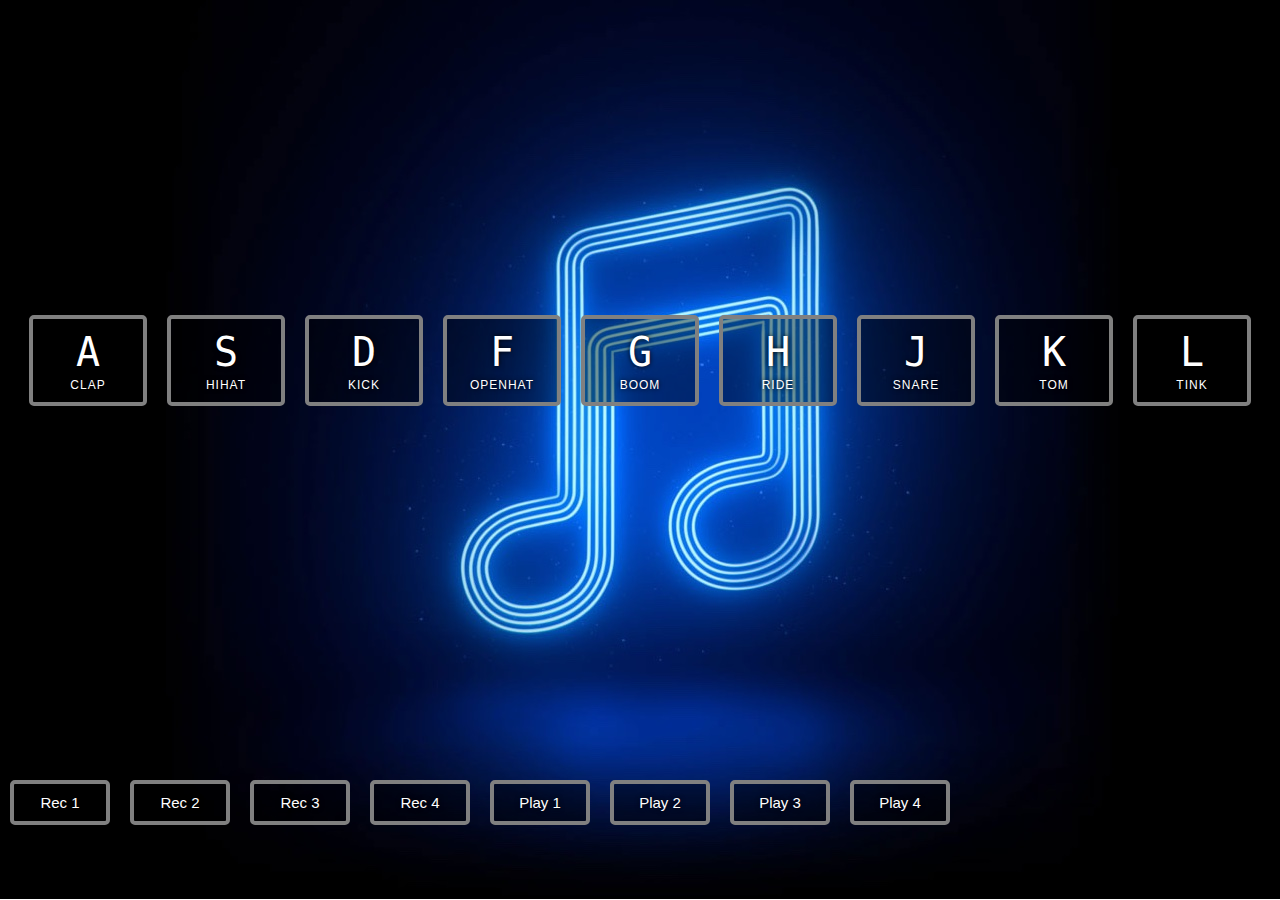
<file: SoundKit/index.html>
<!DOCTYPE html>
<html lang="en">

<head>
    <meta charset="UTF-8">
    <meta name="viewport" content="width=device-width, initial-scale=1.0">
    <meta http-equiv="X-UA-Compatible" content="ie=edge">
    <title>SoundKit</title>
    <link rel="stylesheet" href="style.css" class="rel">
</head>

<body>
    <div class="keys">
        <div data-key="65" class="key">
            <kbd>A</kbd>
            <span class="sound">clap</span>
        </div>
        <div data-key="83" class="key">
            <kbd>S</kbd>
            <span class="sound">hihat</span>
        </div>
        <div data-key="68" class="key">
            <kbd>D</kbd>
            <span class="sound">kick</span>
        </div>
        <div data-key="70" class="key">
            <kbd>F</kbd>
            <span class="sound">openhat</span>
        </div>
        <div data-key="71" class="key">
            <kbd>G</kbd>
            <span class="sound">boom</span>
        </div>
        <div data-key="72" class="key">
            <kbd>H</kbd>
            <span class="sound">ride</span>
        </div>
        <div data-key="74" class="key">
            <kbd>J</kbd>
            <span class="sound">snare</span>
        </div>
        <div data-key="75" class="key">
            <kbd>K</kbd>
            <span class="sound">tom</span>
        </div>
        <div data-key="76" class="key">
            <kbd>L</kbd>
            <span class="sound">tink</span>
        </div>
    </div>

    <audio data-key="65" src="sounds/clap.wav"></audio>
    <audio data-key="83" src="sounds/hihat.wav"></audio>
    <audio data-key="68" src="sounds/kick.wav"></audio>
    <audio data-key="70" src="sounds/openhat.wav"></audio>
    <audio data-key="71" src="sounds/boom.wav"></audio>
    <audio data-key="72" src="sounds/ride.wav"></audio>
    <audio data-key="74" src="sounds/snare.wav"></audio>
    <audio data-key="75" src="sounds/tom.wav"></audio>
    <audio data-key="76" src="sounds/tink.wav"></audio>

    <div class="rcrd">
        <button class="record key">Rec 1</button>
        <button class="record key">Rec 2</button>
        <button class="record key">Rec 3</button>
        <button class="record key">Rec 4</button>

        <button class="play key">Play 1</button>
        <button class="play key">Play 2</button>
        <button class="play key">Play 3</button>
        <button class="play key">Play 4</button>
    </div>

    <script src="script.js"></script>
</body>

</html>
</file>
<file: SoundKit/style.css>
html {
    font-size: 10px;
    background-image: url("background.jpg");
    background-repeat: no-repeat;
    background-position: center;
}

body,
html {
    margin: 0;
    padding: 0;
    font-family: Arial, Helvetica, sans-serif;
}

.keys {
    display: flex;
    flex: 1;
    min-height: 80vh;
    align-items: center;
    justify-content: center;
}

.key {
    border: .4rem solid grey;
    border-radius: .5rem;
    margin: 1rem;
    font-size: 1.5rem;
    padding: 1rem .5rem;
    transition: all .07s ease;
    width: 10rem;
    text-align: center;
    color: white;
    background: rgba(0, 0, 0, 0.4);
    text-shadow: 0 0 .5rem black;
}

.active {
    transform: scale(1.1);
    border-color: #ffc600;
    box-shadow: 0 0 1rem #ffc600;
}

kbd {
    display: block;
    font-size: 4rem;
}

.sound {
    font-size: 1.2rem;
    text-transform: uppercase;
    letter-spacing: .1rem;
    color: white;
}

.rcrd {
    display: flex;
    text-align: center;
    justify-content: left;
    margin-top: 50px;
}
</file>
